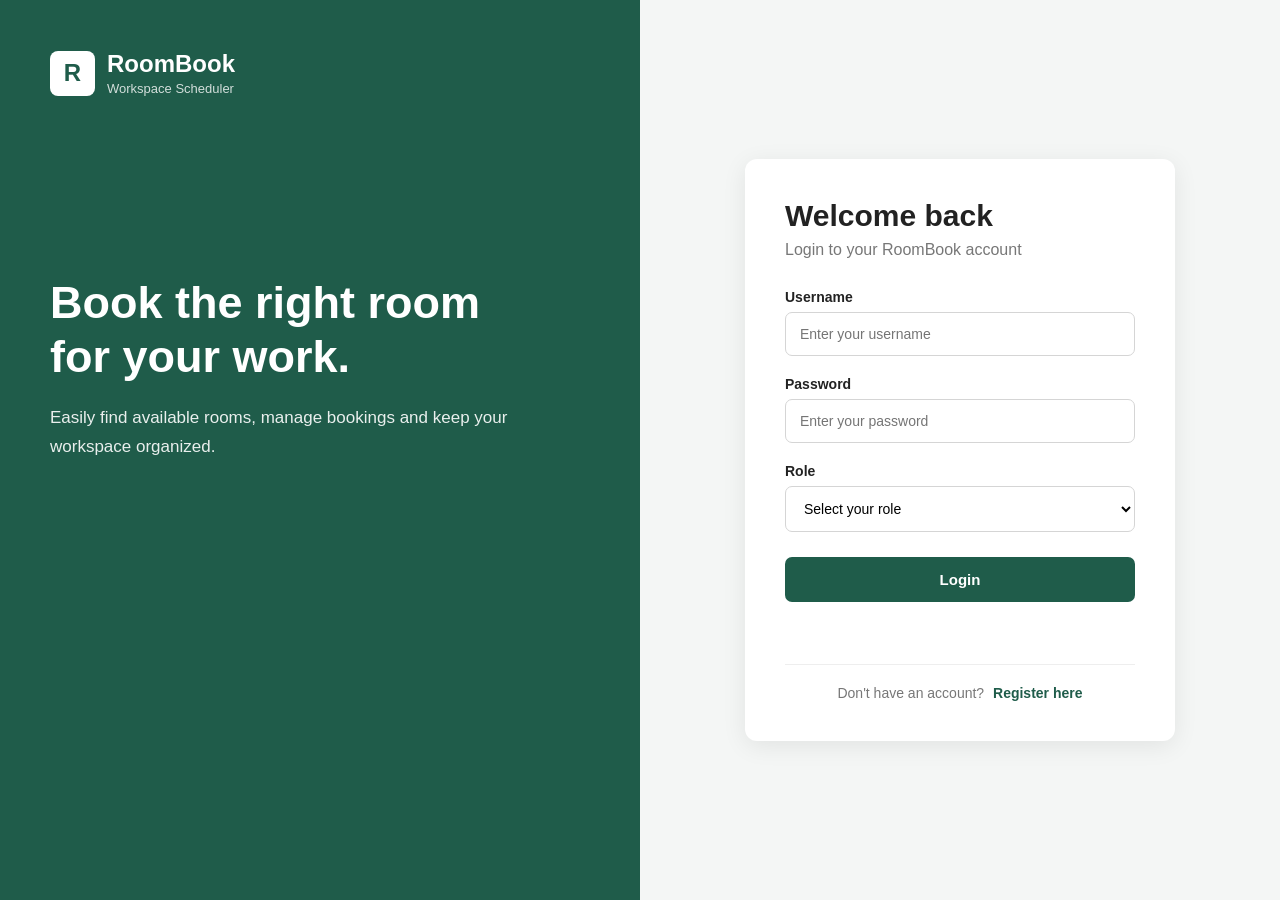
<file: main/resources/static/index.html>
<!DOCTYPE html>
<html lang="en">
<head>
    <meta charset="UTF-8">
    <meta name="viewport" content="width=device-width, initial-scale=1.0">

    <title>RoomBook - Room Booking System</title>

    <link rel="stylesheet" href="style.css">
    <script src="script.js" defer></script>
</head>

<body>

<div class="app-shell">

    <!-- SIDEBAR -->
    <aside class="sidebar">

        <div class="brand">
            <div class="brand-mark">R</div>

            <div>
                <div class="brand-name">RoomBook</div>
                <span class="brand-note">Room Booking System</span>
            </div>
        </div>

        <div class="nav-title">MENU</div>

        <nav class="sidebar-nav">

            <!-- Overview - Admin + Invoicing User -->
            <button class="nav-item is-active"
                    data-action="navigate"
                    data-page="overview">
                <span class="nav-symbol" aria-hidden="true">⌂</span>
                Overview
            </button>

            <!-- Rooms - Admin only -->
            <button class="nav-item"
                    data-action="navigate"
                    data-page="rooms"
                    data-role="ADMIN">
                <span class="nav-symbol" aria-hidden="true">▦</span>
                Rooms
            </button>

            <!-- Bookings - Admin + Invoicing User -->
            <button class="nav-item"
                    data-action="navigate"
                    data-page="bookings">
                <span class="nav-symbol" aria-hidden="true">▤</span>
                Bookings
            </button>

            <!-- People - Admin only -->
            <button class="nav-item"
                    data-action="navigate"
                    data-page="team"
                    data-role="ADMIN">
                <span class="nav-symbol" aria-hidden="true">♙</span>
                People
            </button>

            <!-- Finance - Admin + Invoicing User -->
            <button class="nav-item"
                    data-action="navigate"
                    data-page="finance">
                <span class="nav-symbol" aria-hidden="true">₹</span>
                Finance
            </button>

        </nav>

        <div class="sidebar-bottom">

            <div id="connectionStatus" class="connection-row">
                <span class="connection-dot"></span>
                <span>Connecting</span>
            </div>

            <p class="sidebar-footer">
                RoomBook © 2026
            </p>

        </div>

    </aside>


    <!-- MAIN AREA -->
    <div class="app-main">

        <!-- TOP BAR -->
        <header class="topbar">

            <div class="topbar-left">

                <p class="topbar-crumb">
                    ROOM BOOKING SYSTEM
                </p>

                <h1 id="pageHeading">
                    Dashboard
                </h1>

            </div>


            <div class="topbar-actions">

                <span id="todayLabel" class="today-label"></span>

                <button class="button button-primary"
                        data-action="new-booking">
                    + New Booking
                </button>

                <div class="profile-chip">

                    <span class="profile-avatar">
                        A
                    </span>

                    <span class="profile-label">
                        Administrator
                    </span>

                </div>

            </div>

        </header>


        <!-- PAGE CONTENT -->
        <main class="page-wrap">


            <!-- ================= DASHBOARD ================= -->

            <section class="app-page is-active"
                     data-page-view="overview">

                <!-- Welcome Section -->
                <section class="welcome-box">

                    <div class="welcome-content">

                        <span class="section-eyebrow">
                            ROOM BOOKING SYSTEM
                        </span>

                        <h2>
                            Welcome to RoomBook
                        </h2>

                        <p>
                            Book meeting rooms, check room availability,
                            and manage your reservations easily.
                        </p>

                        <div class="welcome-buttons">

                            <button class="button button-primary"
                                    data-action="new-booking">
                                + New Booking
                            </button>

                            <button class="button button-secondary"
                                    data-action="navigate"
                                    data-page="rooms">
                                View Rooms
                            </button>

                        </div>

                    </div>

                </section>


                <!-- STATISTICS -->
                <section class="metrics-grid">

                    <article class="metric">

                        <div class="metric-symbol green">
                            R
                        </div>

                        <div class="metric-copy">

                            <span>Total Rooms</span>

                            <strong id="metricRooms">
                                —
                            </strong>

                            <small>
                                Registered rooms
                            </small>

                        </div>

                    </article>


                    <article class="metric">

                        <div class="metric-symbol blue">
                            A
                        </div>

                        <div class="metric-copy">

                            <span>Available Rooms</span>

                            <strong id="metricAvailable">
                                —
                            </strong>

                            <small>
                                Currently available
                            </small>

                        </div>

                    </article>


                    <article class="metric">

                        <div class="metric-symbol orange">
                            B
                        </div>

                        <div class="metric-copy">

                            <span>Bookings</span>

                            <strong id="metricBookings">
                                —
                            </strong>

                            <small>
                                Confirmed bookings
                            </small>

                        </div>

                    </article>


                    <article class="metric">

                        <div class="metric-symbol purple">
                            C
                        </div>

                        <div class="metric-copy">

                            <span>Checked In</span>

                            <strong id="metricCheckins">
                                —
                            </strong>

                            <small>
                                Confirmed reservations
                            </small>

                        </div>

                    </article>

                </section>


                <!-- AVAILABILITY -->
                <section class="content-section">

                    <div class="section-heading">

                        <div>

                            <span class="section-eyebrow">
                                ROOM AVAILABILITY
                            </span>

                            <h2>
                                Find a Room
                            </h2>

                            <p>
                                Check whether a room is available for your selected time.
                            </p>

                        </div>

                        <span id="roomCount"
                              class="count-label">
                        </span>

                    </div>


                    <div class="availability-panel">

                        <form id="availabilityForm"
                              class="availability-form">

                            <label class="field">

                                <span>Date</span>

                                <input id="availabilityDate"
                                       name="availabilityDate"
                                       type="date"
                                       required>

                            </label>


                            <label class="field">

                                <span>From</span>

                                <input name="availabilityStart"
                                       type="time"
                                       value="09:00"
                                       required>

                            </label>


                            <label class="field">

                                <span>Until</span>

                                <input name="availabilityEnd"
                                       type="time"
                                       value="10:00"
                                       required>

                            </label>


                            <label class="field">

                                <span>Room / Location</span>

                                <input name="availabilityQuery"
                                       type="search"
                                       placeholder="Search room or location">

                            </label>


                            <button class="button button-primary"
                                    type="submit">
                                Check Availability
                            </button>

                        </form>


                        <div id="availabilityNote"
                             class="result-note">
                        </div>

                    </div>


                    <div id="roomCards"
                         class="room-grid home-room-grid">
                    </div>

                </section>


                <!-- TODAY'S BOOKINGS -->
                <section class="content-section">

                    <div class="section-heading">

                        <div>

                            <span class="section-eyebrow">
                                TODAY
                            </span>

                            <h2>
                                Today's Schedule
                            </h2>

                            <p>
                                Confirmed room bookings for today.
                            </p>

                        </div>

                        <button class="section-link"
                                data-action="navigate"
                                data-page="bookings">
                            View All →
                        </button>

                    </div>


                    <div class="schedule-panel">

                        <div class="schedule-topline">

                            <strong>
                                Today's Bookings
                            </strong>

                            <span id="todayScheduleCount">
                            </span>

                        </div>

                        <div id="todaySchedule"
                             class="schedule-list">
                        </div>

                    </div>

                </section>

            </section>



            <!-- ================= ROOMS ================= -->

            <section class="app-page"
                     data-page-view="rooms">

                <div class="page-heading">

                    <div>

                        <span class="section-eyebrow">
                            ROOM MANAGEMENT
                        </span>

                        <h2>
                            Rooms
                        </h2>

                        <p>
                            Add and manage meeting rooms.
                        </p>

                    </div>


                    <button class="button button-primary"
                            data-action="add-room">
                        + Add Room
                    </button>

                </div>


                <div class="toolbar">

                    <div class="toolbar-left">

                        <label class="toolbar-control search-control">

                            <input id="roomSearch"
                                   type="search"
                                   placeholder="Search rooms or locations"
                                   aria-label="Search rooms">

                        </label>

                    </div>


                    <div class="toolbar-right">

                        <label class="toolbar-control">

                            <span>Status</span>

                            <select id="roomStatusFilter">

                                <option value="all">
                                    All Rooms
                                </option>

                                <option value="available">
                                    Available
                                </option>

                                <option value="unavailable">
                                    Unavailable
                                </option>

                            </select>

                        </label>

                    </div>

                </div>


                <div id="allRoomCards"
                     class="room-grid">
                </div>

            </section>



            <!-- ================= BOOKINGS ================= -->

            <section class="app-page"
                     data-page-view="bookings">

                <div class="page-heading">

                    <div>

                        <span class="section-eyebrow">
                            BOOKING MANAGEMENT
                        </span>

                        <h2>
                            Bookings
                        </h2>

                        <p>
                            View and manage room reservations.
                        </p>

                    </div>


                    <button class="button button-primary"
                            data-action="new-booking">
                        + New Booking
                    </button>

                </div>


                <div class="toolbar">

                    <div class="toolbar-left">

                        <label class="toolbar-control">

                            <span>Status</span>

                            <select id="bookingStatusFilter">

                                <option value="all">
                                    All Statuses
                                </option>

                                <option value="confirmed">
                                    Confirmed
                                </option>

                                <option value="cancelled">
                                    Cancelled
                                </option>

                                <option value="released">
                                    Released
                                </option>

                            </select>

                        </label>


                        <label class="toolbar-control">

                            <span>Date</span>

                            <input id="bookingDateFilter"
                                   type="date">

                        </label>

                    </div>

                </div>


                <p id="bookingSummary"
                   class="list-summary">
                </p>


                <div id="bookingRows"
                     class="booking-list">
                </div>

            </section>



            <!-- ================= EMPLOYEES ================= -->

            <section class="app-page"
                     data-page-view="team">

                <div class="page-heading">

                    <div>

                        <span class="section-eyebrow">
                            EMPLOYEE MANAGEMENT
                        </span>

                        <h2>
                            Employees
                        </h2>

                        <p>
                            Manage employees who can book meeting rooms.
                        </p>

                    </div>


                    <button class="button button-primary"
                            data-action="add-employee">
                        + Add Employee
                    </button>

                </div>


                <p id="teamCount"
                   class="list-summary">
                </p>


                <div id="employeeCards"
                     class="employee-grid">
                </div>

            </section>

        </main>

    </div>

</div>



<!-- ================= DIALOG ================= -->

<div id="dialogLayer"
     class="dialog-layer is-hidden"
     aria-hidden="true">

    <section class="dialog-panel"
             role="dialog"
             aria-modal="true"
             aria-labelledby="dialogTitle"
             aria-describedby="dialogDescription">

        <header class="dialog-heading">

            <div>

                <span class="section-eyebrow">
                    ROOMBOOK
                </span>

                <h2 id="dialogTitle"></h2>

                <p id="dialogDescription"></p>

            </div>


            <button class="icon-button"
                    type="button"
                    aria-label="Close dialog"
                    data-action="close-dialog">
                ×
            </button>

        </header>


        <div id="dialogContent"></div>

    </section>

</div>



<!-- TOAST -->
<div id="toast"
     class="toast is-hidden"
     role="status"
     aria-live="polite">
</div>

</body>
</html>
</file>
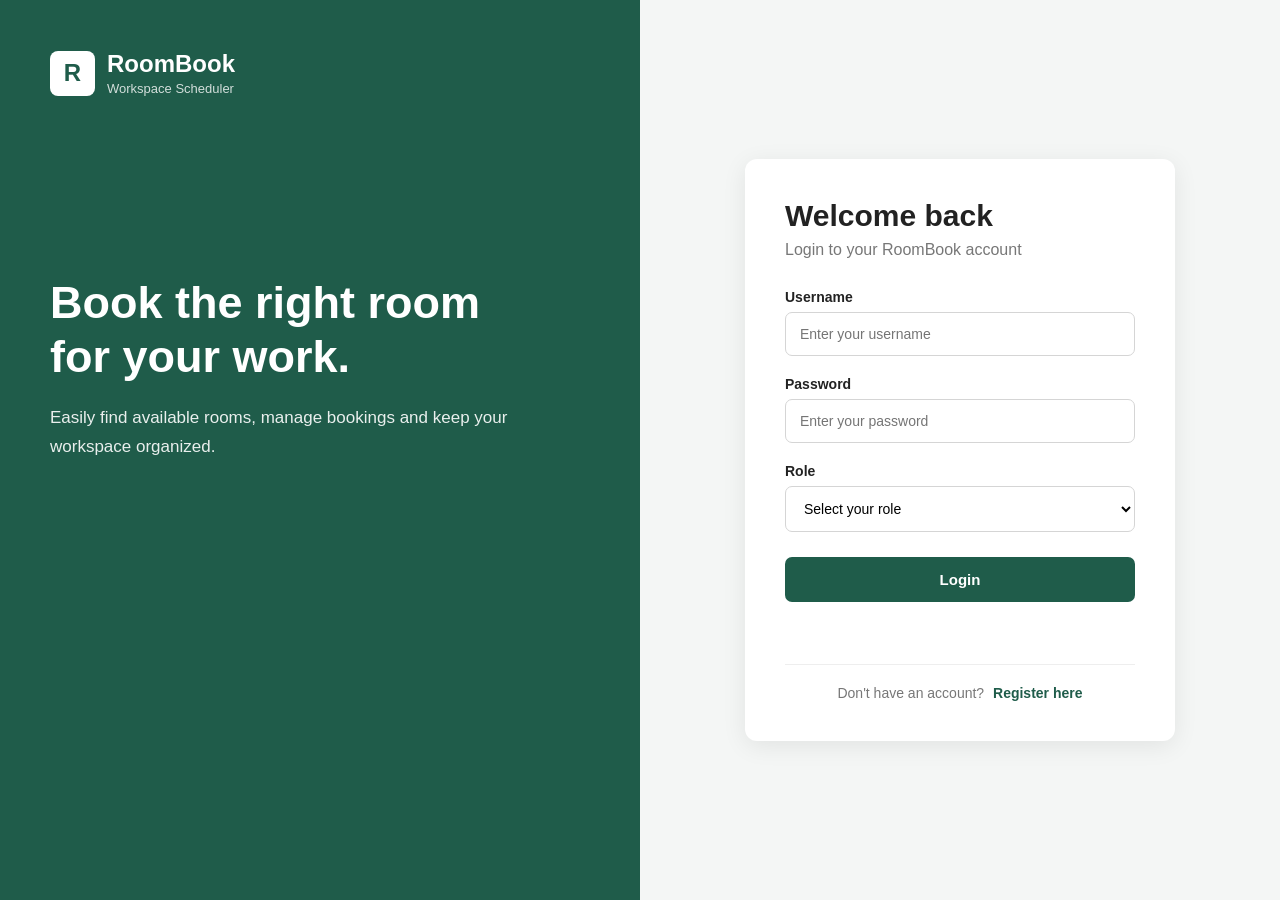
<file: main/resources/static/login.html>
<!DOCTYPE html>
<html lang="en">
<head>
    <meta charset="UTF-8">
    <meta name="viewport" content="width=device-width, initial-scale=1.0">

    <title>RoomBook - Login</title>

    <link rel="stylesheet" href="login.css">
    <script src="login.js" defer></script>
</head>

<body>

<div class="login-container">

    <!-- Left side -->
    <div class="login-info">

        <div class="brand">
            <div class="brand-logo">R</div>

            <div>
                <h1>RoomBook</h1>
                <p>Workspace Scheduler</p>
            </div>
        </div>

        <div class="info-content">

            <h2>Book the right room<br>for your work.</h2>

            <p>
                Easily find available rooms, manage bookings
                and keep your workspace organized.
            </p>

        </div>

    </div>


    <!-- Right side -->
    <div class="login-form-container">

        <div class="login-card">

            <h2>Welcome back</h2>

            <p class="subtitle">
                Login to your RoomBook account
            </p>


            <form id="loginForm">

                <!-- Username -->
                <div class="form-group">

                    <label for="username">
                        Username
                    </label>

                    <input
                            type="text"
                            id="username"
                            name="username"
                            placeholder="Enter your username"
                            required
                    >

                </div>


                <!-- Password -->
                <div class="form-group">

                    <label for="password">
                        Password
                    </label>

                    <input
                            type="password"
                            id="password"
                            name="password"
                            placeholder="Enter your password"
                            required
                    >

                </div>


                <!-- Role -->
                <div class="form-group">

                    <label for="role">
                        Role
                    </label>

                    <select id="role" name="role" required>

                        <option value="">
                            Select your role
                        </option>

                        <option value="ADMIN">
                            Admin
                        </option>

                        <option value="INVOICING_USER">
                            Invoicing User
                        </option>

                    </select>

                </div>


                <button
                        type="submit"
                        id="loginButton"
                        class="login-button">

                    Login

                </button>


                <p
                        id="loginMessage"
                        class="message">
                </p>

            </form>


            <div class="register-link">

                <span>Don't have an account?</span>

                <a href="register.html">
                    Register here
                </a>

            </div>

        </div>

    </div>

</div>

</body>
</html>
</file>
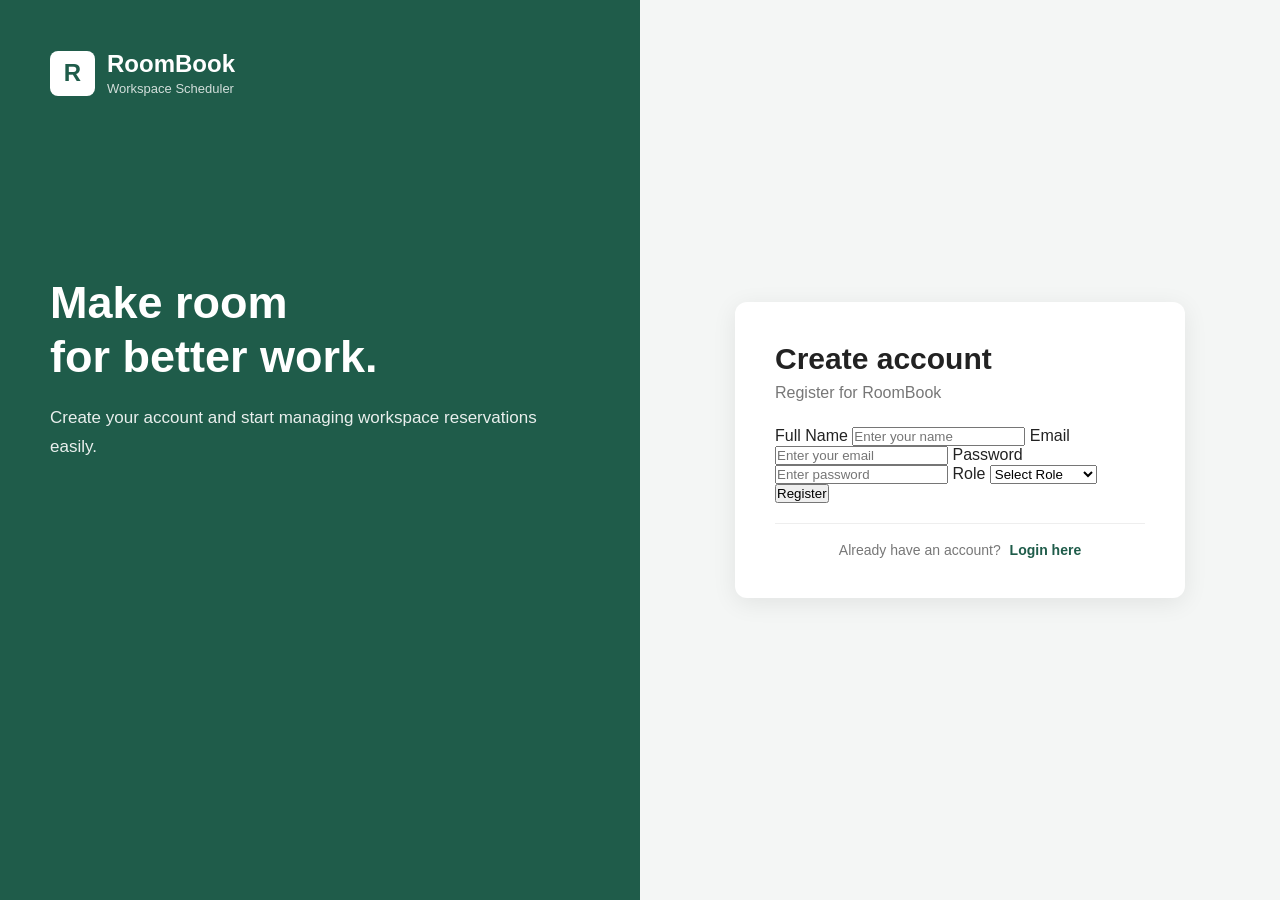
<file: main/resources/static/register.html>
<!DOCTYPE html>
<html lang="en">

<head>

    <meta charset="UTF-8">

    <meta
            name="viewport"
            content="width=device-width, initial-scale=1.0">

    <title>RoomBook - Register</title>

    <link
            rel="stylesheet"
            href="register.css">

    <script
            src="register.js"
            defer>
    </script>

</head>


<body>

<div class="register-container">


    <!-- LEFT -->

    <div class="register-info">

        <div class="brand">

            <div class="brand-logo">
                R
            </div>

            <div>

                <h1>RoomBook</h1>

                <p>
                    Workspace Scheduler
                </p>

            </div>

        </div>


        <div class="info-content">

            <h2>
                Make room<br>
                for better work.
            </h2>

            <p>
                Create your account and start
                managing workspace reservations
                easily.
            </p>

        </div>

    </div>


    <!-- RIGHT -->

    <div class="register-form-container">

        <div class="register-card">

            <h2>
                Create account
            </h2>

            <p class="subtitle">
                Register for RoomBook
            </p>


            <form id="registerForm">

                <label>Full Name</label>
                <input
                        type="text"
                        id="name"
                        placeholder="Enter your name"
                        required
                >

                <label>Email</label>
                <input
                        type="email"
                        id="email"
                        placeholder="Enter your email"
                        required
                >

                <label>Password</label>
                <input
                        type="password"
                        id="password"
                        placeholder="Enter password"
                        required
                >

                <label>Role</label>
                <select id="role" required>
                    <option value="">Select Role</option>
                    <option value="ADMIN">Admin</option>
                    <option value="INVOICING_USER">Invoicing User</option>
                </select>

                <button type="submit">Register</button>

            </form>

            <script src="register.js"></script>
            <div class="login-link">

                <span>
                    Already have an account?
                </span>

                <a href="login.html">
                    Login here
                </a>

            </div>

        </div>

    </div>

</div>

</body>

</html>
</file>
<file: main/resources/static/style.css>
* {
    box-sizing: border-box;
    margin: 0;
    padding: 0;
}

body {
    font-family: Arial, Helvetica, sans-serif;
    background: #f5f7fb;
    color: #1f2937;
}

button,
input,
select {
    font-family: inherit;
}

button {
    cursor: pointer;
}

.app-shell {
    display: flex;
    min-height: 100vh;
}


/* ================= SIDEBAR ================= */

.sidebar {
    width: 230px;
    min-height: 100vh;
    background: #1e293b;
    color: white;
    position: fixed;
    left: 0;
    top: 0;
    bottom: 0;
    display: flex;
    flex-direction: column;
}

.brand {
    display: flex;
    align-items: center;
    gap: 12px;
    padding: 24px 20px;
    border-bottom: 1px solid #334155;
}

.brand-mark {
    width: 38px;
    height: 38px;
    background: #2563eb;
    border-radius: 8px;
    display: flex;
    align-items: center;
    justify-content: center;
    font-size: 20px;
    font-weight: bold;
}

.brand-name {
    font-size: 18px;
    font-weight: bold;
}

.brand-note {
    display: block;
    color: #94a3b8;
    font-size: 11px;
    margin-top: 3px;
}

.nav-title {
    color: #94a3b8;
    font-size: 11px;
    font-weight: bold;
    padding: 25px 20px 10px;
    letter-spacing: 1px;
}

.sidebar-nav {
    display: flex;
    flex-direction: column;
    gap: 5px;
    padding: 0 12px;
}

.nav-item {
    width: 100%;
    border: none;
    background: transparent;
    color: #cbd5e1;
    padding: 12px 14px;
    border-radius: 6px;
    text-align: left;
    font-size: 14px;
    display: flex;
    align-items: center;
    gap: 12px;
}

.nav-item:hover {
    background: #334155;
    color: white;
}

.nav-item.is-active {
    background: #2563eb;
    color: white;
}

.nav-symbol {
    width: 20px;
    text-align: center;
    font-size: 17px;
}

.sidebar-bottom {
    margin-top: auto;
    padding: 18px 20px;
    border-top: 1px solid #334155;
}

.connection-row {
    display: flex;
    align-items: center;
    gap: 8px;
    font-size: 12px;
    color: #cbd5e1;
}

.connection-dot {
    width: 8px;
    height: 8px;
    border-radius: 50%;
    background: #22c55e;
}

.connection-row.is-loading .connection-dot {
    background: #f59e0b;
}

.sidebar-footer {
    color: #64748b;
    font-size: 11px;
    margin-top: 14px;
}


/* ================= MAIN ================= */

.app-main {
    margin-left: 230px;
    width: calc(100% - 230px);
    min-height: 100vh;
}

.topbar {
    height: 78px;
    background: white;
    border-bottom: 1px solid #e5e7eb;
    display: flex;
    align-items: center;
    justify-content: space-between;
    padding: 0 32px;
}

.topbar-crumb {
    font-size: 10px;
    color: #64748b;
    font-weight: bold;
    letter-spacing: 1px;
    margin-bottom: 4px;
}

.topbar h1 {
    font-size: 23px;
    color: #111827;
}

.topbar-actions {
    display: flex;
    align-items: center;
    gap: 18px;
}

.today-label {
    color: #64748b;
    font-size: 13px;
}

.profile-chip {
    display: flex;
    align-items: center;
    gap: 8px;
    padding-left: 12px;
    border-left: 1px solid #e5e7eb;
}

.profile-avatar {
    width: 34px;
    height: 34px;
    border-radius: 50%;
    background: #dbeafe;
    color: #2563eb;
    display: flex;
    align-items: center;
    justify-content: center;
    font-weight: bold;
}

.profile-label {
    font-size: 13px;
    font-weight: 600;
}


/* ================= PAGE ================= */

.page-wrap {
    padding: 30px;
    max-width: 1400px;
    margin: auto;
}

.app-page {
    display: none;
}

.app-page.is-active {
    display: block;
}


/* ================= BUTTONS ================= */

.button {
    border: none;
    border-radius: 6px;
    padding: 10px 17px;
    font-size: 13px;
    font-weight: 600;
    min-height: 40px;
}

.button-primary {
    background: #2563eb;
    color: white;
}

.button-primary:hover {
    background: #1d4ed8;
}

.button-secondary {
    background: white;
    border: 1px solid #cbd5e1;
    color: #334155;
}

.button-secondary:hover {
    background: #f8fafc;
}

.button-quiet {
    background: #f1f5f9;
    color: #334155;
}

.button-small {
    padding: 7px 12px;
    min-height: 34px;
    font-size: 12px;
}

.button:disabled {
    opacity: 0.6;
    cursor: not-allowed;
}


/* ================= WELCOME ================= */

.welcome-box {
    background: white;
    border: 1px solid #e2e8f0;
    border-radius: 8px;
    padding: 38px;
    margin-bottom: 25px;
}

.welcome-content {
    max-width: 700px;
}

.section-eyebrow {
    color: #2563eb;
    font-size: 11px;
    font-weight: bold;
    letter-spacing: 1px;
}

.welcome-box h2 {
    font-size: 30px;
    margin: 10px 0;
    color: #111827;
}

.welcome-box p {
    color: #64748b;
    font-size: 15px;
    line-height: 1.6;
}

.welcome-buttons {
    display: flex;
    gap: 10px;
    margin-top: 22px;
}


/* ================= METRICS ================= */

.metrics-grid {
    display: grid;
    grid-template-columns: repeat(4, 1fr);
    gap: 18px;
    margin-bottom: 30px;
}

.metric {
    background: white;
    border: 1px solid #e2e8f0;
    border-radius: 8px;
    padding: 20px;
    display: flex;
    align-items: center;
    gap: 15px;
}

.metric-symbol {
    width: 45px;
    height: 45px;
    border-radius: 7px;
    display: flex;
    align-items: center;
    justify-content: center;
    font-weight: bold;
    font-size: 17px;
}

.metric-symbol.green {
    background: #dcfce7;
    color: #15803d;
}

.metric-symbol.blue {
    background: #dbeafe;
    color: #2563eb;
}

.metric-symbol.orange {
    background: #ffedd5;
    color: #ea580c;
}

.metric-symbol.purple {
    background: #ede9fe;
    color: #7c3aed;
}

.metric-copy {
    display: flex;
    flex-direction: column;
}

.metric-copy span {
    color: #64748b;
    font-size: 12px;
}

.metric-copy strong {
    font-size: 25px;
    margin: 3px 0;
    color: #111827;
}

.metric-copy small {
    color: #94a3b8;
    font-size: 10px;
}


/* ================= SECTIONS ================= */

.content-section {
    background: white;
    border: 1px solid #e2e8f0;
    border-radius: 8px;
    padding: 25px;
    margin-bottom: 25px;
}

.section-heading {
    display: flex;
    justify-content: space-between;
    align-items: flex-start;
    margin-bottom: 20px;
}

.section-heading h2 {
    font-size: 21px;
    color: #111827;
    margin: 6px 0;
}

.section-heading p {
    font-size: 13px;
    color: #64748b;
}

.count-label {
    color: #64748b;
    font-size: 12px;
}

.section-link {
    border: none;
    background: transparent;
    color: #2563eb;
    font-size: 13px;
    font-weight: 600;
}


/* ================= AVAILABILITY ================= */

.availability-panel {
    background: #f8fafc;
    border: 1px solid #e2e8f0;
    border-radius: 7px;
    padding: 18px;
    margin-bottom: 22px;
}

.availability-form {
    display: grid;
    grid-template-columns: 1fr 1fr 1fr 1.5fr auto;
    gap: 12px;
    align-items: end;
}

.field {
    display: flex;
    flex-direction: column;
    gap: 6px;
}

.field span {
    font-size: 12px;
    font-weight: 600;
    color: #475569;
}

.field input,
.field select,
.toolbar-control input,
.toolbar-control select {
    height: 39px;
    border: 1px solid #cbd5e1;
    border-radius: 5px;
    padding: 0 10px;
    background: white;
    color: #1f2937;
    outline: none;
}

.field input:focus,
.field select:focus,
.toolbar-control input:focus,
.toolbar-control select:focus {
    border-color: #2563eb;
}

.result-note {
    font-size: 12px;
    color: #64748b;
    margin-top: 12px;
}


/* ================= ROOMS ================= */

.room-grid {
    display: grid;
    grid-template-columns: repeat(3, 1fr);
    gap: 18px;
}

.room-card {
    background: white;
    border: 1px solid #dbe2ea;
    border-radius: 8px;
    overflow: hidden;
}

.room-card:hover {
    border-color: #93c5fd;
}

.room-card-accent {
    height: 7px;
    background: #2563eb;
}

.room-card-accent span,
.room-card-accent i {
    display: none;
}

.room-card-content {
    padding: 18px;
}

.room-card-heading {
    display: flex;
    justify-content: space-between;
    gap: 10px;
}

.overline {
    font-size: 9px;
    font-weight: bold;
    color: #64748b;
    letter-spacing: 0.8px;
}

.room-card h3 {
    font-size: 17px;
    margin: 5px 0;
    color: #111827;
}

.room-card p {
    font-size: 12px;
    color: #64748b;
}

.status-pill {
    display: inline-flex;
    align-items: center;
    gap: 5px;
    white-space: nowrap;
    height: 25px;
    padding: 0 8px;
    border-radius: 20px;
    font-size: 10px;
    font-weight: 600;
}

.status-pill i {
    width: 6px;
    height: 6px;
    border-radius: 50%;
    background: currentColor;
}

.status-available,
.status-confirmed {
    color: #15803d;
    background: #dcfce7;
}

.status-muted,
.status-cancelled {
    color: #64748b;
    background: #f1f5f9;
}

.status-released {
    color: #b45309;
    background: #fef3c7;
}

.room-facts {
    display: flex;
    flex-wrap: wrap;
    gap: 7px;
    margin: 17px 0;
}

.room-fact {
    background: #f1f5f9;
    border-radius: 4px;
    padding: 6px 8px;
    color: #475569;
    font-size: 11px;
}

.fact-icon {
    font-weight: bold;
    color: #2563eb;
    margin-right: 3px;
}

.room-card-footer {
    display: flex;
    align-items: center;
    justify-content: space-between;
    padding-top: 12px;
    border-top: 1px solid #e5e7eb;
}

.capacity-note {
    font-size: 11px;
    color: #64748b;
}

.room-card-tools {
    display: flex;
    gap: 12px;
    margin-top: 12px;
}

.text-button {
    border: none;
    background: transparent;
    color: #2563eb;
    font-size: 11px;
    font-weight: 600;
    padding: 3px;
}

.text-button:hover {
    text-decoration: underline;
}

.danger-text {
    color: #dc2626;
}


/* ================= SCHEDULE ================= */

.schedule-panel {
    border: 1px solid #e2e8f0;
    border-radius: 7px;
    overflow: hidden;
}

.schedule-topline {
    background: #f8fafc;
    padding: 13px 16px;
    display: flex;
    justify-content: space-between;
    border-bottom: 1px solid #e2e8f0;
    font-size: 13px;
}

.schedule-topline span {
    color: #64748b;
    font-size: 12px;
}

.schedule-list {
    padding: 8px;
}

.booking-item {
    display: grid;
    grid-template-columns: 65px 1fr auto;
    gap: 15px;
    align-items: center;
    padding: 15px;
    border-bottom: 1px solid #e5e7eb;
}

.booking-item:last-child {
    border-bottom: none;
}

.booking-date-mark {
    background: #eff6ff;
    border-radius: 6px;
    text-align: center;
    padding: 8px;
}

.booking-date-mark strong {
    display: block;
    font-size: 18px;
    color: #2563eb;
}

.booking-date-mark span {
    font-size: 10px;
    color: #64748b;
    text-transform: uppercase;
}

.booking-main-top {
    display: flex;
    align-items: center;
    gap: 10px;
}

.booking-main h3 {
    font-size: 14px;
    color: #111827;
}

.booking-main p {
    margin-top: 5px;
    font-size: 12px;
    color: #64748b;
}

.booking-meta {
    display: flex;
    gap: 10px;
    margin-top: 7px;
    font-size: 11px;
    color: #475569;
}

.booking-actions {
    display: flex;
    align-items: center;
    gap: 10px;
}

.checked-label {
    color: #15803d;
    font-size: 11px;
    font-weight: 600;
}


/* ================= PAGE HEADINGS ================= */

.page-heading {
    display: flex;
    justify-content: space-between;
    align-items: flex-start;
    background: white;
    border: 1px solid #e2e8f0;
    border-radius: 8px;
    padding: 24px;
    margin-bottom: 20px;
}

.page-heading h2 {
    font-size: 26px;
    margin: 6px 0;
    color: #111827;
}

.page-heading p {
    font-size: 13px;
    color: #64748b;
}


/* ================= TOOLBAR ================= */

.toolbar {
    background: white;
    border: 1px solid #e2e8f0;
    border-radius: 7px;
    padding: 14px;
    display: flex;
    justify-content: space-between;
    margin-bottom: 20px;
}

.toolbar-left,
.toolbar-right {
    display: flex;
    gap: 10px;
}

.toolbar-control {
    display: flex;
    align-items: center;
    gap: 8px;
}

.toolbar-control span {
    font-size: 12px;
    color: #64748b;
    font-weight: 600;
}

.toolbar-control input,
.toolbar-control select {
    min-width: 150px;
}

.search-control input {
    width: 280px;
}

.list-summary {
    color: #64748b;
    font-size: 12px;
    margin: 10px 0 15px;
}


/* ================= EMPLOYEES ================= */

.employee-grid {
    display: grid;
    grid-template-columns: repeat(3, 1fr);
    gap: 16px;
}

.employee-card {
    background: white;
    border: 1px solid #e2e8f0;
    border-radius: 8px;
    padding: 18px;
    display: grid;
    grid-template-columns: 45px 1fr;
    gap: 12px;
}

.employee-avatar {
    width: 45px;
    height: 45px;
    border-radius: 50%;
    background: #dbeafe;
    color: #2563eb;
    display: flex;
    align-items: center;
    justify-content: center;
    font-weight: bold;
}

.employee-info h3 {
    font-size: 15px;
    margin: 4px 0;
}

.employee-info a {
    font-size: 11px;
    color: #2563eb;
    text-decoration: none;
}

.employee-actions {
    grid-column: 1 / -1;
    border-top: 1px solid #e5e7eb;
    padding-top: 10px;
}


/* ================= EMPTY STATE ================= */

.empty-state {
    background: #f8fafc;
    border: 1px dashed #cbd5e1;
    border-radius: 7px;
    padding: 30px;
    text-align: center;
    color: #64748b;
}

.empty-state strong {
    display: block;
    color: #334155;
    margin: 8px 0 5px;
}

.empty-state p {
    font-size: 12px;
}

.empty-mark {
    display: block;
    font-size: 20px;
    color: #94a3b8;
}


/* ================= DIALOG ================= */

.dialog-layer {
    position: fixed;
    inset: 0;
    background: rgba(15, 23, 42, 0.55);
    display: flex;
    justify-content: center;
    align-items: center;
    padding: 20px;
    z-index: 1000;
}

.dialog-layer.is-hidden {
    display: none;
}

.dialog-panel {
    width: min(600px, 100%);
    max-height: 90vh;
    overflow-y: auto;
    background: white;
    border-radius: 8px;
    box-shadow: 0 20px 50px rgba(0, 0, 0, 0.2);
}

.dialog-heading {
    display: flex;
    justify-content: space-between;
    padding: 22px;
    border-bottom: 1px solid #e5e7eb;
}

.dialog-heading h2 {
    font-size: 21px;
    margin: 5px 0;
}

.dialog-heading p {
    font-size: 12px;
    color: #64748b;
}

.icon-button {
    width: 32px;
    height: 32px;
    border: none;
    background: #f1f5f9;
    border-radius: 5px;
    font-size: 20px;
    color: #475569;
}

#dialogContent {
    padding: 22px;
}

.form-grid {
    display: grid;
    grid-template-columns: 1fr 1fr;
    gap: 15px;
}

.field-wide {
    grid-column: 1 / -1;
}

.check-field {
    display: flex;
    align-items: center;
    gap: 8px;
    font-size: 13px;
    color: #475569;
}

.check-field input {
    width: 16px;
    height: 16px;
}

.dialog-actions {
    display: flex;
    justify-content: flex-end;
    gap: 10px;
    margin-top: 22px;
    padding-top: 17px;
    border-top: 1px solid #e5e7eb;
}

body.dialog-open {
    overflow: hidden;
}


/* ================= TOAST ================= */

.toast {
    position: fixed;
    right: 25px;
    bottom: 25px;
    background: #1e293b;
    color: white;
    padding: 12px 17px;
    border-radius: 6px;
    font-size: 13px;
    z-index: 2000;
    box-shadow: 0 8px 25px rgba(0, 0, 0, 0.15);
}

.toast-success {
    background: #15803d;
}

.toast-error {
    background: #dc2626;
}

.toast.is-hidden {
    display: none;
}


/* ================= LOADING ================= */

.button-spinner {
    display: inline-block;
    width: 13px;
    height: 13px;
    border: 2px solid rgba(255,255,255,0.5);
    border-top-color: white;
    border-radius: 50%;
    animation: spin 0.7s linear infinite;
    margin-right: 5px;
}

@keyframes spin {
    to {
        transform: rotate(360deg);
    }
}


/* ================= RESPONSIVE ================= */

@media (max-width: 1100px) {

    .metrics-grid {
        grid-template-columns: repeat(2, 1fr);
    }

    .room-grid {
        grid-template-columns: repeat(2, 1fr);
    }

    .employee-grid {
        grid-template-columns: repeat(2, 1fr);
    }

    .availability-form {
        grid-template-columns: repeat(2, 1fr);
    }
}


@media (max-width: 800px) {

    .sidebar {
        width: 190px;
    }

    .app-main {
        margin-left: 190px;
        width: calc(100% - 190px);
    }

    .topbar {
        padding: 0 18px;
    }

    .today-label {
        display: none;
    }

    .page-wrap {
        padding: 18px;
    }

    .room-grid,
    .employee-grid {
        grid-template-columns: 1fr;
    }

    .topbar-actions {
        gap: 8px;
    }

    .profile-label {
        display: none;
    }
}


@media (max-width: 600px) {

    .sidebar {
        position: static;
        width: 100%;
        min-height: auto;
    }

    .app-shell {
        display: block;
    }

    .app-main {
        margin-left: 0;
        width: 100%;
    }

    .sidebar-nav {
        flex-direction: row;
        overflow-x: auto;
    }

    .nav-item {
        white-space: nowrap;
    }

    .sidebar-bottom {
        display: none;
    }

    .topbar {
        height: auto;
        padding: 15px;
    }

    .topbar-actions {
        display: none;
    }

    .metrics-grid {
        grid-template-columns: 1fr;
    }

    .availability-form {
        grid-template-columns: 1fr;
    }

    .form-grid {
        grid-template-columns: 1fr;
    }

    .field-wide {
        grid-column: auto;
    }

    .toolbar {
        flex-direction: column;
        gap: 12px;
    }

    .toolbar-left,
    .toolbar-right {
        flex-wrap: wrap;
    }

    .search-control input {
        width: 100%;
    }

    .page-heading {
        flex-direction: column;
        gap: 15px;
    }

    .booking-item {
        grid-template-columns: 50px 1fr;
    }

    .booking-actions {
        grid-column: 1 / -1;
    }
}
</file>
<file: main/resources/static/login.css>
* {
    box-sizing: border-box;
    margin: 0;
    padding: 0;
}

body {
    font-family: Arial, sans-serif;
    background: #f4f6f5;
    color: #222;
    min-height: 100vh;
}

.login-container {
    min-height: 100vh;
    display: flex;
}

/* LEFT SIDE */

.login-info {
    width: 50%;
    background: #1f5c4a;
    color: white;
    padding: 50px;
    display: flex;
    flex-direction: column;
}

.brand {
    display: flex;
    align-items: center;
    gap: 12px;
}

.brand-logo {
    width: 45px;
    height: 45px;
    border-radius: 8px;
    background: white;
    color: #1f5c4a;

    display: flex;
    align-items: center;
    justify-content: center;

    font-size: 24px;
    font-weight: bold;
}

.brand h1 {
    font-size: 24px;
}

.brand p {
    font-size: 13px;
    opacity: 0.8;
    margin-top: 3px;
}

.info-content {
    margin-top: 180px;
    max-width: 500px;
}

.info-content h2 {
    font-size: 45px;
    line-height: 1.2;
    margin-bottom: 20px;
}

.info-content p {
    font-size: 17px;
    line-height: 1.7;
    opacity: 0.9;
}


/* RIGHT SIDE */

.login-form-container {
    width: 50%;

    display: flex;
    align-items: center;
    justify-content: center;

    padding: 30px;
}

.login-card {
    width: 100%;
    max-width: 430px;

    background: white;

    padding: 40px;

    border-radius: 12px;

    box-shadow: 0 5px 25px rgba(0, 0, 0, 0.08);
}

.login-card h2 {
    font-size: 30px;
    margin-bottom: 8px;
}

.subtitle {
    color: #777;
    margin-bottom: 30px;
}


/* FORM */

.form-group {
    margin-bottom: 20px;
}

.form-group label {
    display: block;

    font-size: 14px;
    font-weight: 600;

    margin-bottom: 7px;
}

.form-group input,
.form-group select {
    width: 100%;

    padding: 13px 14px;

    border: 1px solid #d5d5d5;
    border-radius: 7px;

    font-size: 14px;

    outline: none;

    background: white;
}

.form-group input:focus,
.form-group select:focus {
    border-color: #1f5c4a;
}


/* BUTTON */

.login-button {
    width: 100%;

    padding: 14px;

    border: none;
    border-radius: 7px;

    background: #1f5c4a;
    color: white;

    font-size: 15px;
    font-weight: bold;

    cursor: pointer;

    margin-top: 5px;
}

.login-button:hover {
    background: #174b3d;
}

.login-button:disabled {
    opacity: 0.6;
    cursor: not-allowed;
}


/* MESSAGE */

.message {
    min-height: 22px;

    text-align: center;

    font-size: 14px;

    margin-top: 15px;
}

.message.success {
    color: #1f7a4d;
}

.message.error {
    color: #c0392b;
}


/* REGISTER */

.register-link {
    margin-top: 25px;

    padding-top: 20px;

    border-top: 1px solid #eee;

    text-align: center;

    font-size: 14px;

    color: #777;
}

.register-link a {
    color: #1f5c4a;

    font-weight: bold;

    text-decoration: none;

    margin-left: 5px;
}

.register-link a:hover {
    text-decoration: underline;
}


/* MOBILE */

@media (max-width: 800px) {

    .login-container {
        flex-direction: column;
    }

    .login-info {
        width: 100%;
        padding: 30px;
    }

    .info-content {
        margin-top: 60px;
    }

    .info-content h2 {
        font-size: 32px;
    }

    .login-form-container {
        width: 100%;
        padding: 25px;
    }

    .login-card {
        padding: 30px 25px;
    }
}
</file>
<file: main/resources/static/register.css>
* {
    box-sizing: border-box;
    margin: 0;
    padding: 0;
}

body {
    font-family: Arial, sans-serif;

    background: #f4f6f5;

    color: #222;

    min-height: 100vh;
}

.register-container {
    min-height: 100vh;

    display: flex;
}


/* LEFT */

.register-info {
    width: 50%;

    background: #1f5c4a;

    color: white;

    padding: 50px;

    display: flex;

    flex-direction: column;
}

.brand {
    display: flex;

    align-items: center;

    gap: 12px;
}

.brand-logo {
    width: 45px;
    height: 45px;

    border-radius: 8px;

    background: white;

    color: #1f5c4a;

    display: flex;

    align-items: center;
    justify-content: center;

    font-size: 24px;

    font-weight: bold;
}

.brand h1 {
    font-size: 24px;
}

.brand p {
    font-size: 13px;

    opacity: 0.8;

    margin-top: 3px;
}

.info-content {
    margin-top: 180px;

    max-width: 500px;
}

.info-content h2 {
    font-size: 45px;

    line-height: 1.2;

    margin-bottom: 20px;
}

.info-content p {
    font-size: 17px;

    line-height: 1.7;

    opacity: 0.9;
}


/* RIGHT */

.register-form-container {
    width: 50%;

    display: flex;

    align-items: center;

    justify-content: center;

    padding: 30px;
}

.register-card {
    width: 100%;

    max-width: 450px;

    background: white;

    padding: 40px;

    border-radius: 12px;

    box-shadow:
            0 5px 25px rgba(0, 0, 0, 0.08);
}

.register-card h2 {
    font-size: 30px;

    margin-bottom: 8px;
}

.subtitle {
    color: #777;

    margin-bottom: 25px;
}


/* FORM */

.form-group {
    margin-bottom: 17px;
}

.form-group label {
    display: block;

    font-size: 14px;

    font-weight: 600;

    margin-bottom: 7px;
}

.form-group input,
.form-group select {
    width: 100%;

    padding: 12px 14px;

    border: 1px solid #d5d5d5;

    border-radius: 7px;

    font-size: 14px;

    outline: none;

    background: white;
}

.form-group input:focus,
.form-group select:focus {
    border-color: #1f5c4a;
}


/* BUTTON */

.register-button {
    width: 100%;

    padding: 14px;

    border: none;

    border-radius: 7px;

    background: #1f5c4a;

    color: white;

    font-size: 15px;

    font-weight: bold;

    cursor: pointer;
}

.register-button:hover {
    background: #174b3d;
}

.register-button:disabled {
    opacity: 0.6;

    cursor: not-allowed;
}


/* MESSAGE */

.message {
    min-height: 22px;

    text-align: center;

    font-size: 14px;

    margin-top: 15px;
}

.message.success {
    color: #1f7a4d;
}

.message.error {
    color: #c0392b;
}


/* LOGIN */

.login-link {
    margin-top: 20px;

    padding-top: 18px;

    border-top: 1px solid #eee;

    text-align: center;

    font-size: 14px;

    color: #777;
}

.login-link a {
    color: #1f5c4a;

    font-weight: bold;

    text-decoration: none;

    margin-left: 5px;
}

.login-link a:hover {
    text-decoration: underline;
}


/* MOBILE */

@media (max-width: 800px) {

    .register-container {
        flex-direction: column;
    }

    .register-info {
        width: 100%;

        padding: 30px;
    }

    .info-content {
        margin-top: 60px;
    }

    .info-content h2 {
        font-size: 32px;
    }

    .register-form-container {
        width: 100%;

        padding: 25px;
    }

    .register-card {
        padding: 30px 25px;
    }
}
</file>
